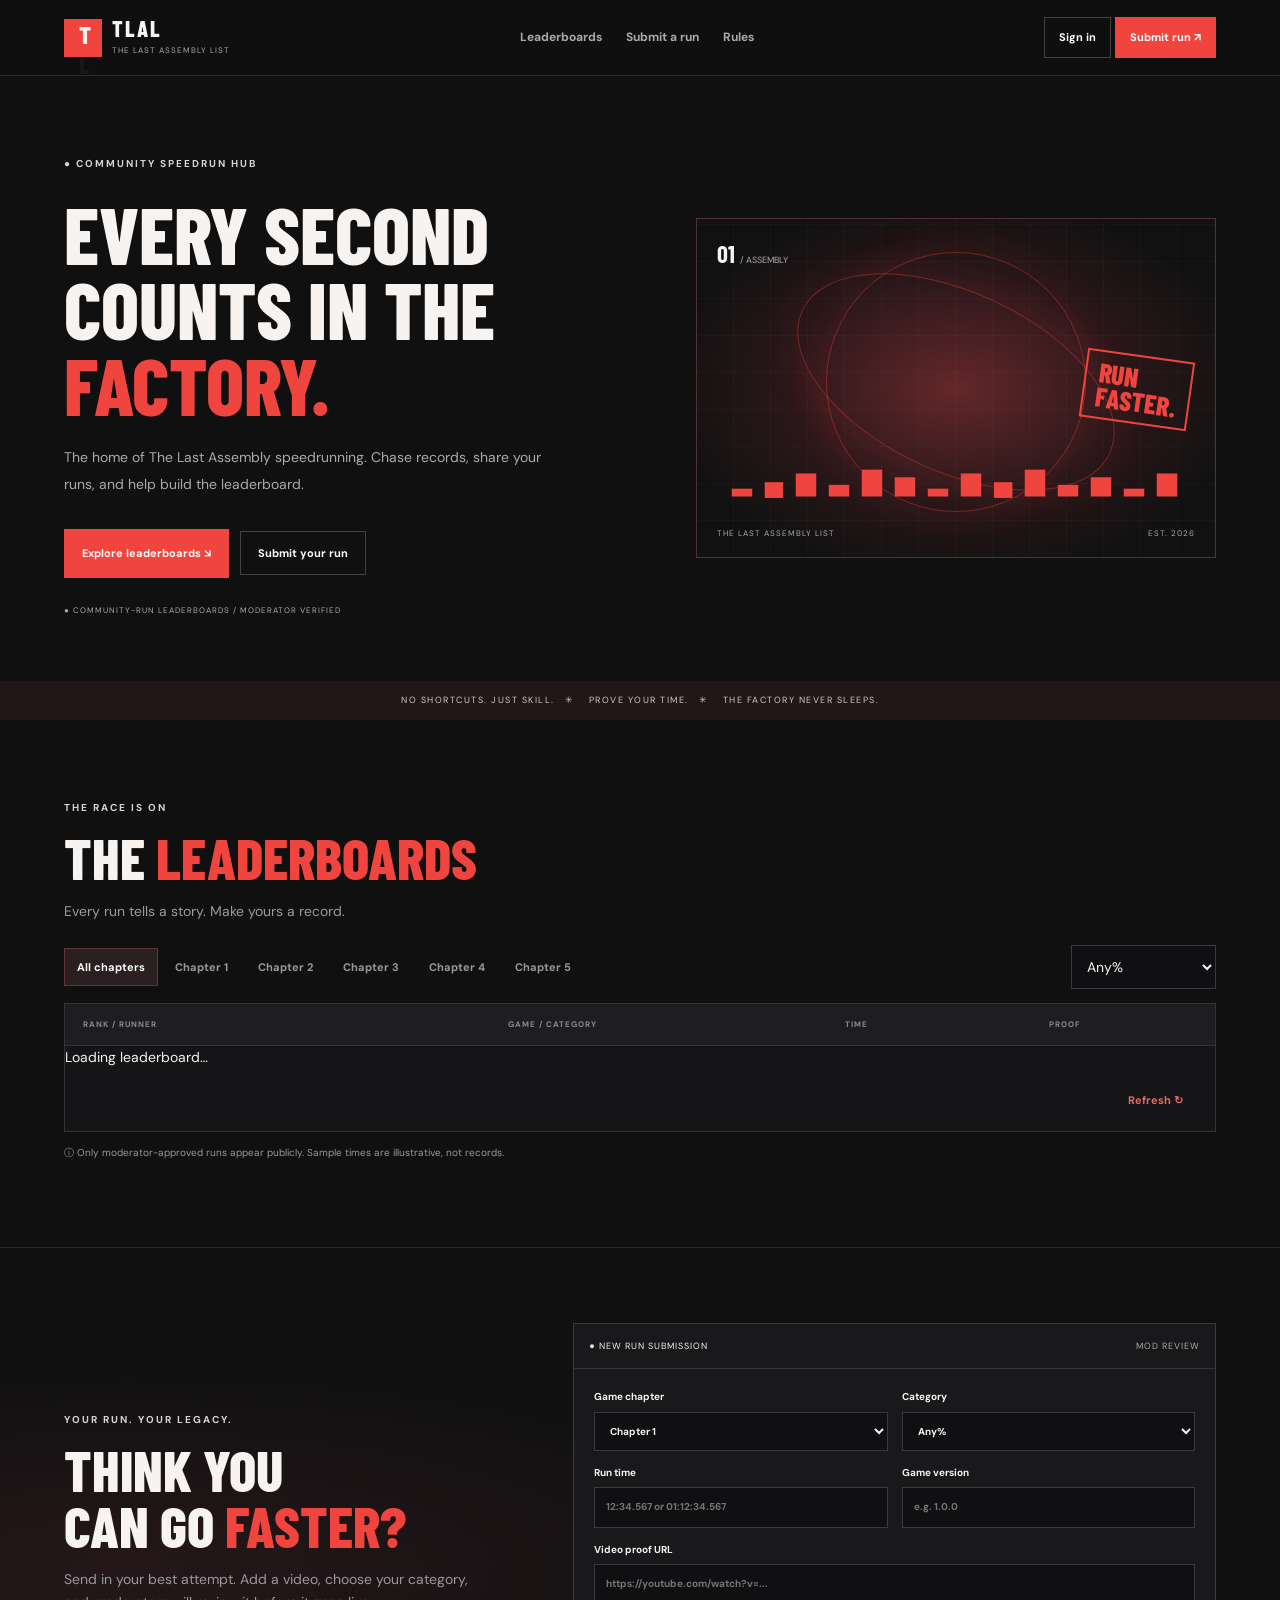
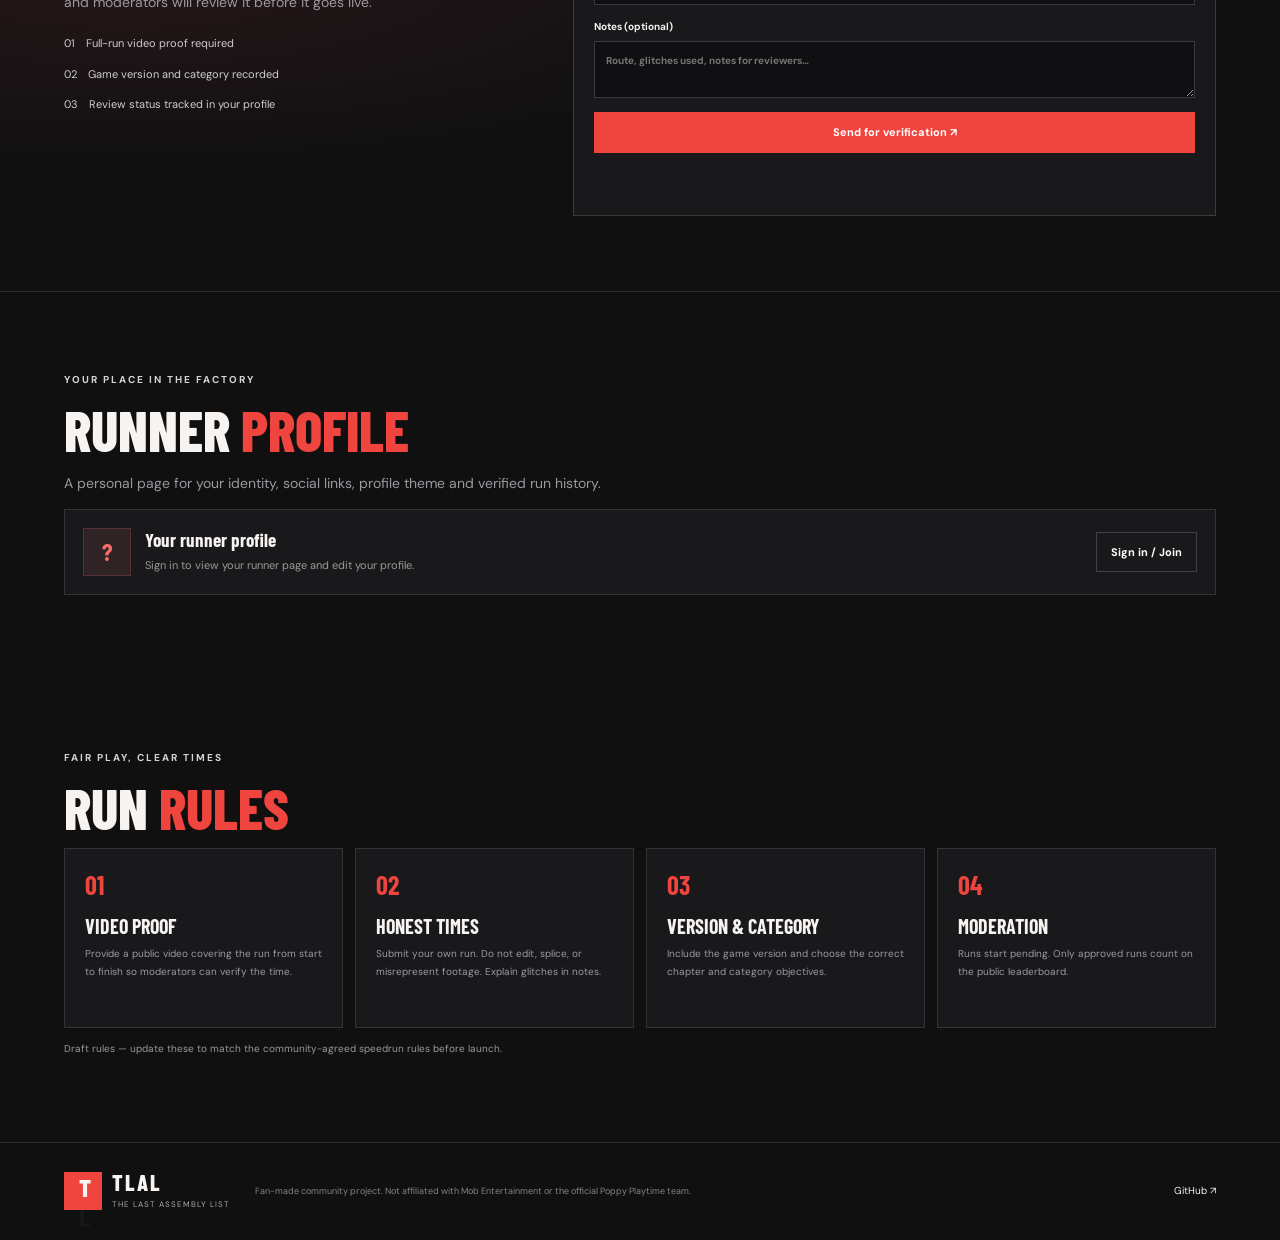
<file: index.html>
<!doctype html><html lang="en"><head><meta charset="utf-8"><meta name="viewport" content="width=device-width,initial-scale=1"><meta name="theme-color" content="#101011"><title>TLAL — The Last Assembly List</title><link rel="preconnect" href="https://fonts.googleapis.com"><link href="https://fonts.googleapis.com/css2?family=Barlow+Condensed:wght@600;700;800&family=DM+Sans:wght@400;500;700&display=swap" rel="stylesheet"><link rel="stylesheet" href="styles.css"></head><body><header><a class="brand" href="#home"><b class="mark">T<span>L</span></b><span><strong>TLAL</strong><small>THE LAST ASSEMBLY LIST</small></span></a><nav><a href="#leaderboards">Leaderboards</a><a href="submit.html">Submit a run</a><a href="rules.html">Rules</a><a id="staff-link" class="hidden" href="moderation.html">Staff console ↗</a></nav><div><button id="account">Sign in</button> <button class="red" id="go-submit">Submit run ↗</button><button id="menu">☰</button></div></header><main id="home"><section class="hero"><div><small class="eyebrow">● COMMUNITY SPEEDRUN HUB</small><h1>EVERY SECOND<br>COUNTS IN THE <em>FACTORY.</em></h1><p>The home of The Last Assembly speedrunning. Chase records, share your runs, and help build the leaderboard.</p><a class="red cta" href="#leaderboards">Explore leaderboards ↘</a> <a class="cta outline" href="submit.html">Submit your run</a><p class="micro">● COMMUNITY-RUN LEADERBOARDS / MODERATOR VERIFIED</p></div><div class="art"><div class="ring"></div><div class="ring second"></div><b>01 <small>/ ASSEMBLY</small></b><strong>RUN<br>FASTER.</strong><div class="bars">▂ ▄ ▆ ▃ ▇ ▅ ▂ ▆ ▄ ▇ ▃ ▅ ▂ ▆</div><small class="artfoot">THE LAST ASSEMBLY LIST <span>EST. 2026</span></small></div></section><div class="ticker">NO SHORTCUTS. JUST SKILL.　✳　 PROVE YOUR TIME.　✳　 THE FACTORY NEVER SLEEPS.</div><section class="section" id="leaderboards"><small class="eyebrow">THE RACE IS ON</small><h2>THE <em>LEADERBOARDS</em></h2><p class="muted">Every run tells a story. Make yours a record.</p><div class="filters"><div id="chapters"><button class="chapter-tab active" data-ch="all">All chapters</button><button class="chapter-tab" data-ch="chapter-1">Chapter 1</button><button class="chapter-tab" data-ch="chapter-2">Chapter 2</button><button class="chapter-tab" data-ch="chapter-3">Chapter 3</button><button class="chapter-tab" data-ch="chapter-4">Chapter 4</button><button class="chapter-tab" data-ch="chapter-5">Chapter 5</button></div><select id="category"><option value="any%">Any%</option><option value="100%">100%</option><option value="all">All categories</option></select></div><div class="board"><div class="boardhead"><span>RANK / RUNNER</span><span>GAME / CATEGORY</span><span>TIME</span><span>PROOF</span></div><div id="runs">Loading leaderboard…</div><div class="boardfoot"><span id="count"></span><button id="refresh">Refresh ↻</button></div></div><p class="hint">ⓘ Only moderator-approved runs appear publicly. Sample times are illustrative, not records.</p></section><section class="section submit-area" id="submit"><div><small class="eyebrow">YOUR RUN. YOUR LEGACY.</small><h2>THINK YOU<br>CAN GO <em>FASTER?</em></h2><p class="muted">Send in your best attempt. Add a video, choose your category, and moderators will review it before it goes live.</p><ul><li>01　Full-run video proof required</li><li>02　Game version and category recorded</li><li>03　Review status tracked in your profile</li></ul></div><div class="panel"><div class="paneltitle">● NEW RUN SUBMISSION <span>MOD REVIEW</span></div><form id="submit-form"><label>Game chapter<select id="run-chapter"><option value="chapter-1">Chapter 1</option><option value="chapter-2">Chapter 2</option><option value="chapter-3">Chapter 3</option><option value="chapter-4">Chapter 4</option><option value="chapter-5">Chapter 5</option></select></label><label>Category<select id="run-category"><option value="any%">Any%</option><option value="100%">100%</option></select></label><label>Run time<input id="time" required placeholder="12:34.567 or 01:12:34.567"></label><label>Game version<input id="version" required placeholder="e.g. 1.0.0" maxlength="40"></label><label class="wide">Video proof URL<input id="proof" type="url" required placeholder="https://youtube.com/watch?v=..."></label><label class="wide">Notes (optional)<textarea id="notes" rows="2" maxlength="1000" placeholder="Route, glitches used, notes for reviewers…"></textarea></label><button class="red wide" type="submit">Send for verification ↗</button><p id="submit-msg" class="wide" role="status"></p></form></div></section><section class="section" id="profile"><small class="eyebrow">YOUR PLACE IN THE FACTORY</small><h2>RUNNER <em>PROFILE</em></h2><p class="muted">A personal page for your identity, social links, profile theme and verified run history.</p><div id="profile-card" class="profile"><b class="avatar">?</b><div class="profiletext"><strong>Your runner profile</strong><p>Sign in to view your runner page and edit your profile.</p></div><button id="profile-login" class="outline">Sign in / Join</button></div><a id="open-profile-page" class="red cta hidden" href="profile.html">Open my profile ↗</a></section><section class="section" id="rules"><small class="eyebrow">FAIR PLAY, CLEAR TIMES</small><h2>RUN <em>RULES</em></h2><div class="rules"><article><b>01</b><h3>VIDEO PROOF</h3><p>Provide a public video covering the run from start to finish so moderators can verify the time.</p></article><article><b>02</b><h3>HONEST TIMES</h3><p>Submit your own run. Do not edit, splice, or misrepresent footage. Explain glitches in notes.</p></article><article><b>03</b><h3>VERSION & CATEGORY</h3><p>Include the game version and choose the correct chapter and category objectives.</p></article><article><b>04</b><h3>MODERATION</h3><p>Runs start pending. Only approved runs count on the public leaderboard.</p></article></div><p class="hint">Draft rules — update these to match the community-agreed speedrun rules before launch.</p></section><section class="section hidden" id="moderation"><small class="eyebrow">STAFF ACCESS</small><h2>MODERATION <em>TOOLS</em></h2><p class="muted">Your staff controls now live in a dedicated console, separate from the public leaderboard.</p><a class="red cta" href="moderation.html">Open staff console ↗</a></section><footer><a class="brand" href="#home"><b class="mark">T<span>L</span></b><span><strong>TLAL</strong><small>THE LAST ASSEMBLY LIST</small></span></a><p>Fan-made community project. Not affiliated with Mob Entertainment or the official Poppy Playtime team.</p><a href="https://github.com/AzureMC-projects/TLAL">GitHub ↗</a></footer></main><dialog id="auth"><button id="close-auth" class="close">×</button><small class="eyebrow">JOIN THE LEADERBOARD</small><h2 id="auth-title">WELCOME BACK.</h2><p id="auth-sub">Sign in to manage your runs.</p><form id="auth-form"><label>Email<input id="email" type="email" required autocomplete="email"></label><label id="runner-label" class="hidden">Runner name<input id="runner" maxlength="24" autocomplete="nickname"></label><label>Password<input id="password" type="password" required minlength="8" autocomplete="current-password"></label><button id="auth-submit" class="red" type="submit">Sign in</button><p id="auth-msg" role="status"></p></form><button id="switch-auth" class="textbtn">Need an account? Sign up</button><p class="hint">Passwords are handled by Supabase Auth, never stored by TLAL. Accounts require the site owner to connect Supabase.</p></dialog><div id="toast" role="status"></div><script type="module" src="app.js"></script></body></html>
</file>
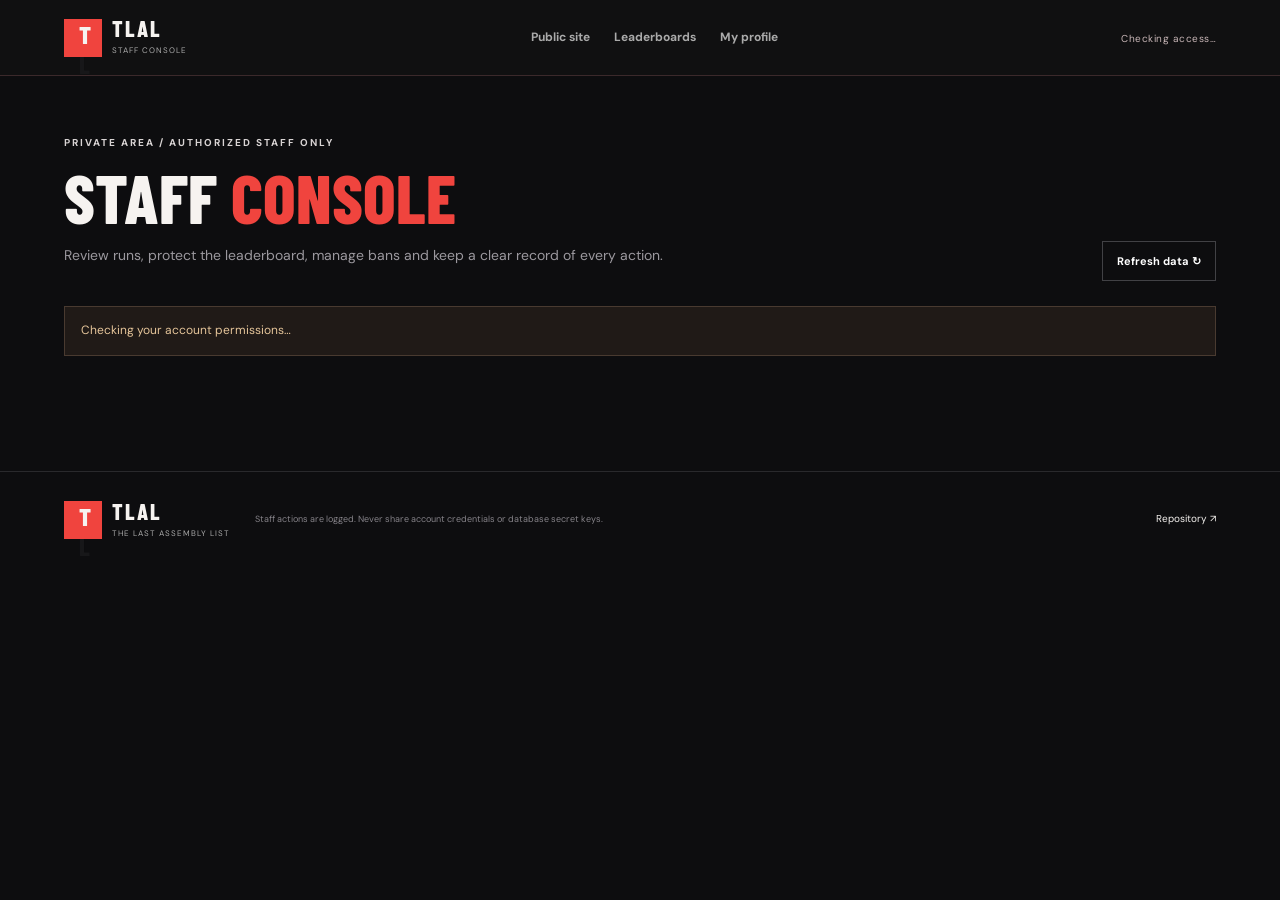
<file: moderation.html>
<!doctype html>
<html lang="en"><head><meta charset="utf-8"><meta name="viewport" content="width=device-width,initial-scale=1"><meta name="theme-color" content="#101011"><title>Staff Console — TLAL</title><link rel="preconnect" href="https://fonts.googleapis.com"><link href="https://fonts.googleapis.com/css2?family=Barlow+Condensed:wght@600;700;800&family=DM+Sans:wght@400;500;700&display=swap" rel="stylesheet"><link rel="stylesheet" href="styles.css"></head>
<body class="staff-page"><header><a class="brand" href="index.html"><b class="mark">T<span>L</span></b><span><strong>TLAL</strong><small>STAFF CONSOLE</small></span></a><nav><a href="index.html">Public site</a><a href="index.html#leaderboards">Leaderboards</a><a href="index.html#profile">My profile</a></nav><div><span id="staff-identity" class="staff-identity">Checking access…</span> <button id="staff-signout" class="outline hidden">Sign out</button></div></header>
<main class="staff-main"><div class="staff-heading"><div><small class="eyebrow">PRIVATE AREA / AUTHORIZED STAFF ONLY</small><h1>STAFF <em>CONSOLE</em></h1><p class="muted">Review runs, protect the leaderboard, manage bans and keep a clear record of every action.</p></div><button id="staff-refresh" class="outline">Refresh data ↻</button></div>
<div id="staff-notice" class="staff-notice" role="status">Checking your account permissions…</div>
<div id="staff-workspace" class="hidden">
<div class="staff-stats"><article><small>PENDING REVIEW</small><strong id="stat-pending">—</strong><span>Runs awaiting a decision</span></article><article><small>APPROVED RUNS</small><strong id="stat-approved">—</strong><span>Currently on the board</span></article><article><small>ACTIVE BANS</small><strong id="stat-bans">—</strong><span>Permanent and unexpired bans</span></article><article><small>REGISTERED RUNNERS</small><strong id="stat-users">—</strong><span>Community accounts</span></article></div>
<div class="staff-tabs" role="tablist"><button class="active" data-tab="review">Run review</button><button data-tab="runs">All runs / takedowns</button><button data-tab="users">Users & bans</button><button data-tab="audit">Audit log</button><button id="admin-tab" data-tab="roles" class="hidden">Staff roles</button></div>
<section class="staff-panel" id="tab-review"><div class="staff-panel-head"><div><small class="eyebrow">INCOMING SUBMISSIONS</small><h2>REVIEW <em>QUEUE</em></h2></div><span class="staff-count" id="pending-count">0 pending</span></div><div id="pending-runs" class="staff-list">Loading queue…</div></section>
<section class="staff-panel hidden" id="tab-runs"><div class="staff-panel-head"><div><small class="eyebrow">PUBLICATION CONTROL</small><h2>ALL <em>RUNS</em></h2></div><select id="run-status-filter" class="staff-select"><option value="all">All statuses</option><option value="approved">Approved</option><option value="pending">Pending</option><option value="rejected">Rejected</option><option value="removed">Taken down</option></select></div><p class="muted">Taking a run down removes it from public rankings without deleting its evidence or history. Every status change is logged.</p><div id="all-runs" class="staff-list">Loading runs…</div></section>
<section class="staff-panel hidden" id="tab-users"><div class="staff-panel-head"><div><small class="eyebrow">COMMUNITY SAFETY</small><h2>USERS & <em>BANS</em></h2></div><input id="user-search" class="staff-search" placeholder="Search runner name…" aria-label="Search users"></div><p class="muted">Bans block new run submissions at the database level. A ban can be permanent or expire after a number of days.</p><div id="users-list" class="staff-list">Loading users…</div></section>
<section class="staff-panel hidden" id="tab-audit"><div class="staff-panel-head"><div><small class="eyebrow">ACCOUNTABILITY</small><h2>ACTION <em>HISTORY</em></h2></div><span class="staff-count">Latest 100 events</span></div><div id="audit-list" class="staff-list">Loading audit log…</div></section>
<section class="staff-panel hidden" id="tab-roles"><div class="staff-panel-head"><div><small class="eyebrow">ADMIN ONLY</small><h2>STAFF <em>ACCESS</em></h2></div></div><p class="muted">Only admins can grant or revoke moderator/admin access. Keep this list limited to people you trust.</p><div id="roles-list" class="staff-list">Loading staff…</div></section>
</div></main><footer><a class="brand" href="index.html"><b class="mark">T<span>L</span></b><span><strong>TLAL</strong><small>THE LAST ASSEMBLY LIST</small></span></a><p>Staff actions are logged. Never share account credentials or database secret keys.</p><a href="https://github.com/AzureMC-projects/TLAL">Repository ↗</a></footer><dialog id="review-dialog" class="review-dialog"><form id="review-form"><div class="review-dialog-kicker">STAFF DECISION / RUN REVIEW</div><h2 id="review-dialog-title">REVIEW <em>RUN</em></h2><p id="review-dialog-context">Check the proof and record your decision.</p><label id="review-note-label" for="review-note">Review note<textarea id="review-note" rows="4" maxlength="1000" placeholder="Explain the decision clearly for the runner…"></textarea><small id="review-note-help">A clear reason helps runners understand the outcome.</small></label><div class="review-dialog-actions"><button type="button" id="review-cancel" class="outline">Cancel</button><button type="submit" id="review-confirm" class="red">Confirm decision</button></div></form></dialog><div id="toast" role="status"></div><script type="module" src="moderation.js"></script></body></html>
</file>
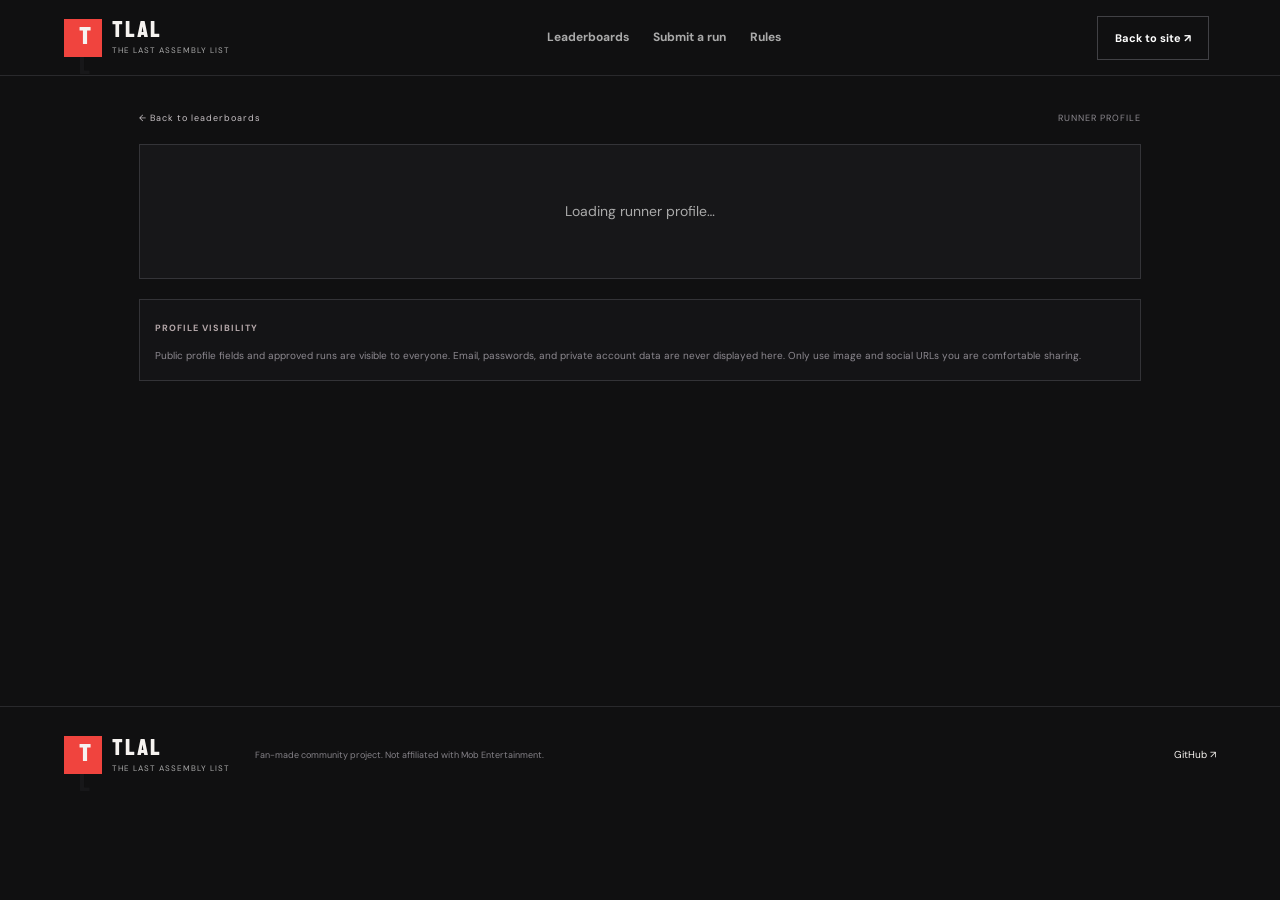
<file: profile.html>
<!doctype html><html lang="en"><head><meta charset="utf-8"><meta name="viewport" content="width=device-width,initial-scale=1"><meta name="theme-color" content="#101011"><title>Runner Profile — TLAL</title><link rel="preconnect" href="https://fonts.googleapis.com"><link href="https://fonts.googleapis.com/css2?family=Barlow+Condensed:wght@600;700;800&family=DM+Sans:wght@400;500;700&display=swap" rel="stylesheet"><link rel="stylesheet" href="styles.css"></head><body class="runner-profile-page"><header><a class="brand" href="index.html"><b class="mark">T<span>L</span></b><span><strong>TLAL</strong><small>THE LAST ASSEMBLY LIST</small></span></a><nav><a href="index.html#leaderboards">Leaderboards</a><a href="submit.html">Submit a run</a><a href="rules.html">Rules</a></nav><div><a class="outline cta" href="index.html">Back to site ↗</a></div></header><main class="runner-profile-main"><div class="profile-topline"><a href="index.html#leaderboards">← Back to leaderboards</a><span id="profile-page-status">RUNNER PROFILE</span></div><div id="public-profile"><div class="profile-loading">Loading runner profile…</div></div><section id="profile-edit-section" class="profile-edit-section hidden"><div class="profile-edit-heading"><div><small class="eyebrow">MAKE IT YOURS</small><h2>EDIT YOUR <em>PROFILE</em></h2><p class="muted">Control how the community sees you. Your runner name remains your unique handle.</p></div><button id="profile-preview-toggle" class="outline">Preview profile</button></div><form id="profile-page-form" class="profile-custom-form"><div class="custom-form-title">IDENTITY & BIO</div><div class="custom-grid"><label>Runner handle<input id="pf-runner" required minlength="2" maxlength="24" pattern="[a-zA-Z0-9_ -]+"></label><label>Display name<input id="pf-display" maxlength="40" placeholder="Your public display name"></label><label class="span-two">About you<textarea id="pf-bio" maxlength="280" rows="3" placeholder="Your play style, goals, favourite chapter…"></textarea><small>Up to 280 characters</small></label><label>Country / region<input id="pf-country" maxlength="60" placeholder="United Kingdom"></label><label>Pronouns (optional)<input id="pf-pronouns" maxlength="32" placeholder="e.g. they/them"></label><label>Avatar image URL<input id="pf-avatar" type="url" placeholder="https://…"></label><label>Profile banner URL<input id="pf-banner" type="url" placeholder="https://… (wide image works best)"></label><label>Twitch URL<input id="pf-twitch" type="url" placeholder="https://twitch.tv/…"></label><label>YouTube URL<input id="pf-youtube" type="url" placeholder="https://youtube.com/@…"></label><label>Discord invite / profile URL<input id="pf-discord" type="url" placeholder="https://discord.gg/…"></label><label>Accent colour<select id="pf-theme"><option value="red">Assembly red</option><option value="blue">Cold steel blue</option><option value="purple">Signal purple</option><option value="green">Toxic green</option><option value="gold">Warning gold</option></select></label></div><div class="custom-form-footer"><p id="profile-page-msg" role="status"></p><button class="red" type="submit">Save profile ↗</button></div></form></section><section class="profile-privacy-note"><strong>PROFILE VISIBILITY</strong><p>Public profile fields and approved runs are visible to everyone. Email, passwords, and private account data are never displayed here. Only use image and social URLs you are comfortable sharing.</p></section></main><footer><a class="brand" href="index.html"><b class="mark">T<span>L</span></b><span><strong>TLAL</strong><small>THE LAST ASSEMBLY LIST</small></span></a><p>Fan-made community project. Not affiliated with Mob Entertainment.</p><a href="https://github.com/AzureMC-projects/TLAL">GitHub ↗</a></footer><div id="toast" role="status"></div><script type="module" src="profile.js"></script></body></html>
</file>
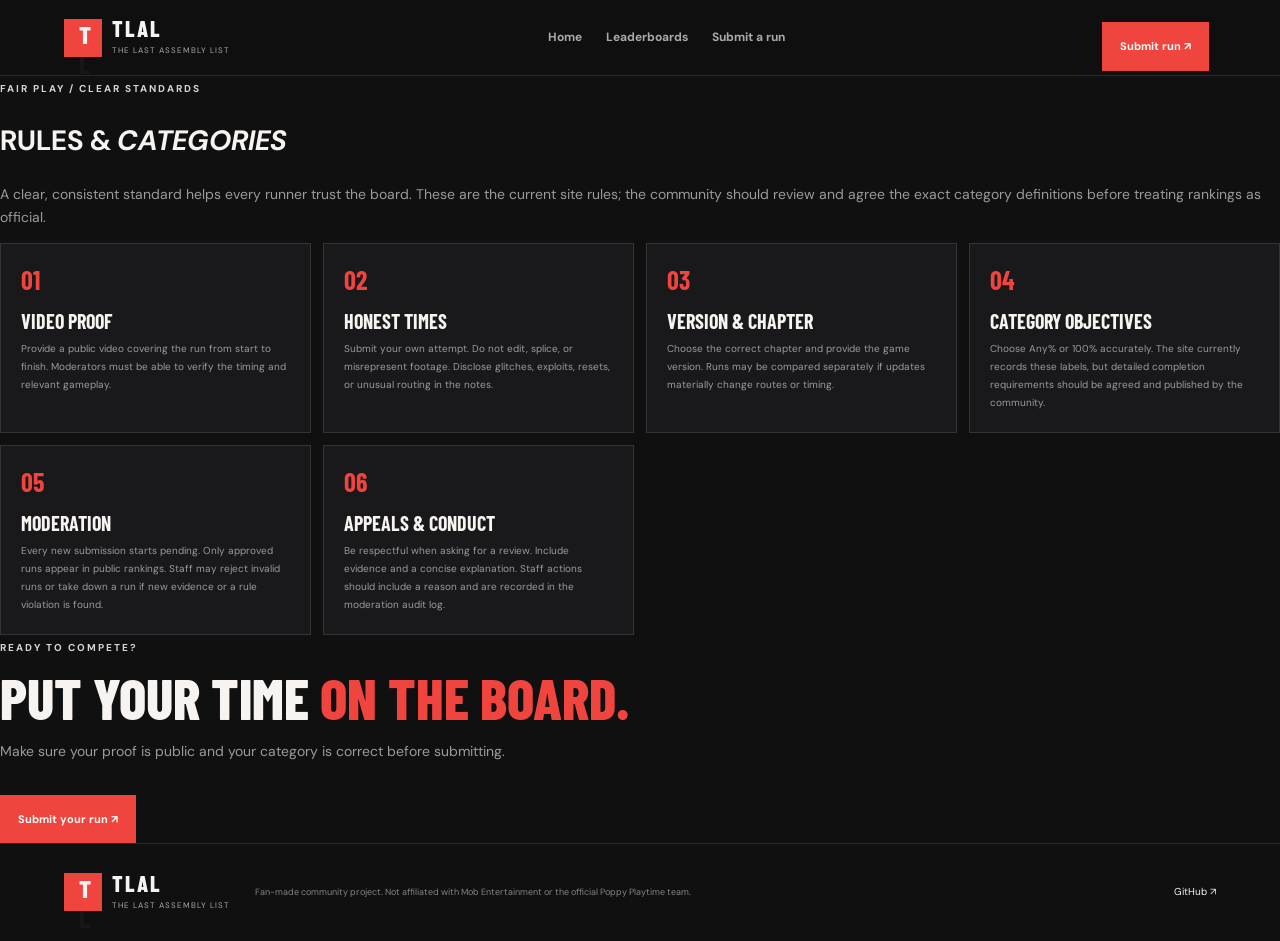
<file: rules.html>
<!doctype html><html lang="en"><head><meta charset="utf-8"><meta name="viewport" content="width=device-width,initial-scale=1"><meta name="theme-color" content="#101011"><title>Rules & Categories — TLAL</title><link rel="preconnect" href="https://fonts.googleapis.com"><link href="https://fonts.googleapis.com/css2?family=Barlow+Condensed:wght@600;700;800&family=DM+Sans:wght@400;500;700&display=swap" rel="stylesheet"><link rel="stylesheet" href="styles.css"></head><body><header><a class="brand" href="index.html"><b class="mark">T<span>L</span></b><span><strong>TLAL</strong><small>THE LAST ASSEMBLY LIST</small></span></a><nav><a href="index.html">Home</a><a href="index.html#leaderboards">Leaderboards</a><a href="submit.html">Submit a run</a></nav><div><a class="red cta" href="submit.html">Submit run ↗</a></div></header><main class="simple-main"><small class="eyebrow">FAIR PLAY / CLEAR STANDARDS</small><h1>RULES & <em>CATEGORIES</em></h1><p class="muted simple-intro">A clear, consistent standard helps every runner trust the board. These are the current site rules; the community should review and agree the exact category definitions before treating rankings as official.</p><div class="rules simple-rules"><article><b>01</b><h3>VIDEO PROOF</h3><p>Provide a public video covering the run from start to finish. Moderators must be able to verify the timing and relevant gameplay.</p></article><article><b>02</b><h3>HONEST TIMES</h3><p>Submit your own attempt. Do not edit, splice, or misrepresent footage. Disclose glitches, exploits, resets, or unusual routing in the notes.</p></article><article><b>03</b><h3>VERSION & CHAPTER</h3><p>Choose the correct chapter and provide the game version. Runs may be compared separately if updates materially change routes or timing.</p></article><article><b>04</b><h3>CATEGORY OBJECTIVES</h3><p>Choose Any% or 100% accurately. The site currently records these labels, but detailed completion requirements should be agreed and published by the community.</p></article><article><b>05</b><h3>MODERATION</h3><p>Every new submission starts pending. Only approved runs appear in public rankings. Staff may reject invalid runs or take down a run if new evidence or a rule violation is found.</p></article><article><b>06</b><h3>APPEALS & CONDUCT</h3><p>Be respectful when asking for a review. Include evidence and a concise explanation. Staff actions should include a reason and are recorded in the moderation audit log.</p></article></div><div class="simple-callout"><div><small class="eyebrow">READY TO COMPETE?</small><h2>PUT YOUR TIME <em>ON THE BOARD.</em></h2><p class="muted">Make sure your proof is public and your category is correct before submitting.</p></div><a class="red cta" href="submit.html">Submit your run ↗</a></div></main><footer><a class="brand" href="index.html"><b class="mark">T<span>L</span></b><span><strong>TLAL</strong><small>THE LAST ASSEMBLY LIST</small></span></a><p>Fan-made community project. Not affiliated with Mob Entertainment or the official Poppy Playtime team.</p><a href="https://github.com/AzureMC-projects/TLAL">GitHub ↗</a></footer></body></html>
</file>
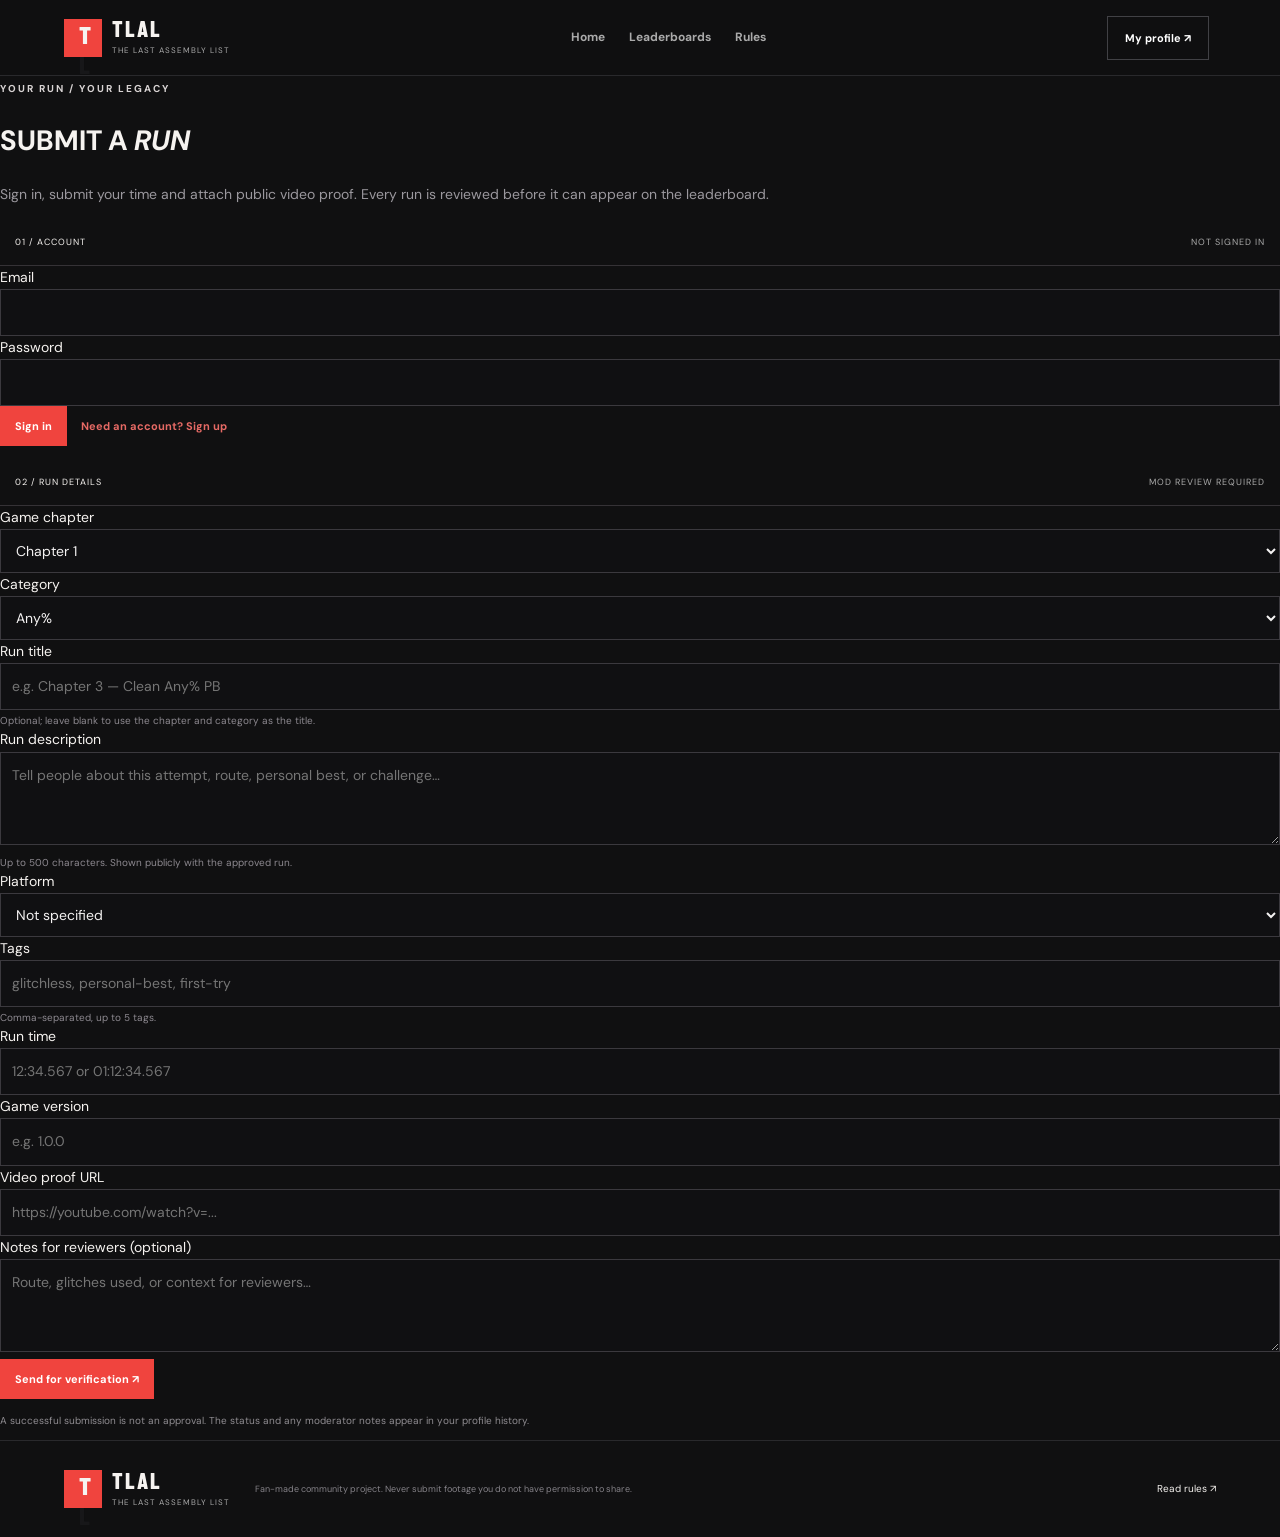
<file: submit.html>
<!doctype html><html lang="en"><head><meta charset="utf-8"><meta name="viewport" content="width=device-width,initial-scale=1"><meta name="theme-color" content="#101011"><title>Submit a Run — TLAL</title><link rel="preconnect" href="https://fonts.googleapis.com"><link href="https://fonts.googleapis.com/css2?family=Barlow+Condensed:wght@600;700;800&family=DM+Sans:wght@400;500;700&display=swap" rel="stylesheet"><link rel="stylesheet" href="styles.css"></head><body><header><a class="brand" href="index.html"><b class="mark">T<span>L</span></b><span><strong>TLAL</strong><small>THE LAST ASSEMBLY LIST</small></span></a><nav><a href="index.html">Home</a><a href="index.html#leaderboards">Leaderboards</a><a href="rules.html">Rules</a></nav><div><a class="outline cta" href="index.html#profile">My profile ↗</a></div></header><main class="simple-main"><small class="eyebrow">YOUR RUN / YOUR LEGACY</small><h1>SUBMIT A <em>RUN</em></h1><p class="muted simple-intro">Sign in, submit your time and attach public video proof. Every run is reviewed before it can appear on the leaderboard.</p><div class="submit-layout"><section class="simple-card"><div class="paneltitle">01 / ACCOUNT <span id="auth-state">NOT SIGNED IN</span></div><div class="simple-card-body"><div id="signed-in" class="hidden"><p id="signed-in-text"></p><button id="signout" class="outline">Sign out</button></div><form id="auth-form" class="simple-form"><label>Email<input id="email" type="email" required autocomplete="email"></label><label id="runner-label" class="hidden">Runner name<input id="runner" minlength="2" maxlength="24" pattern="[a-zA-Z0-9_ -]+" autocomplete="nickname"></label><label>Password<input id="password" type="password" required minlength="8" autocomplete="current-password"></label><button id="auth-submit" class="red" type="submit">Sign in</button><button id="auth-toggle" class="textbtn" type="button">Need an account? Sign up</button><p id="auth-msg" class="form-message" role="status"></p></form></div></section><section class="simple-card"><div class="paneltitle">02 / RUN DETAILS <span>MOD REVIEW REQUIRED</span></div><div class="simple-card-body"><form id="submit-form" class="simple-form"><label>Game chapter<select id="run-chapter"><option value="chapter-1">Chapter 1</option><option value="chapter-2">Chapter 2</option><option value="chapter-3">Chapter 3</option><option value="chapter-4">Chapter 4</option><option value="chapter-5">Chapter 5</option></select></label><label>Category<select id="run-category"><option value="any%">Any%</option><option value="100%">100%</option></select></label><label class="wide">Run title<input id="run-title" maxlength="80" placeholder="e.g. Chapter 3 — Clean Any% PB"><small class="field-help">Optional; leave blank to use the chapter and category as the title.</small></label><label class="wide">Run description<textarea id="run-description" rows="3" maxlength="500" placeholder="Tell people about this attempt, route, personal best, or challenge…"></textarea><small class="field-help">Up to 500 characters. Shown publicly with the approved run.</small></label><label>Platform<select id="run-platform"><option value="">Not specified</option><option>PC</option><option>PlayStation</option><option>Xbox</option><option>Other</option></select></label><label>Tags<input id="run-tags" maxlength="160" placeholder="glitchless, personal-best, first-try"><small class="field-help">Comma-separated, up to 5 tags.</small></label><label>Run time<input id="time" required placeholder="12:34.567 or 01:12:34.567"></label><label>Game version<input id="version" required maxlength="40" placeholder="e.g. 1.0.0"></label><label class="wide">Video proof URL<input id="proof" type="url" required placeholder="https://youtube.com/watch?v=..."></label><label class="wide">Notes for reviewers (optional)<textarea id="notes" rows="3" maxlength="1000" placeholder="Route, glitches used, or context for reviewers…"></textarea></label><button class="red wide" type="submit">Send for verification ↗</button><p id="submit-msg" class="form-message wide" role="status"></p></form></div></section></div><p class="hint">A successful submission is not an approval. The status and any moderator notes appear in your profile history.</p></main><footer><a class="brand" href="index.html"><b class="mark">T<span>L</span></b><span><strong>TLAL</strong><small>THE LAST ASSEMBLY LIST</small></span></a><p>Fan-made community project. Never submit footage you do not have permission to share.</p><a href="rules.html">Read rules ↗</a></footer><div id="toast" role="status"></div><script type="module" src="submit.js"></script></body></html>
</file>
<file: styles.css>
:root{color-scheme:dark;--bg:#101011;--panel:#19191b;--line:#333337;--muted:#9b989e;--red:#f0443e;--head:"Barlow Condensed",Impact,sans-serif;--body:"DM Sans",Arial,sans-serif}*{box-sizing:border-box}html{scroll-behavior:smooth;scroll-padding-top:85px}body{margin:0;background:var(--bg);color:#f6f3f0;font:14px/1.65 var(--body)}button,input,select,textarea{font:inherit}button,a{cursor:pointer}a{color:inherit;text-decoration:none}header{height:76px;position:sticky;top:0;z-index:10;display:flex;align-items:center;justify-content:space-between;padding:0 5vw;background:#101011f2;border-bottom:1px solid #29292c;gap:22px}header>div{white-space:nowrap}#menu{display:none}.brand{display:flex;align-items:center;gap:10px}.mark{width:38px;height:38px;display:grid;place-items:center;background:var(--red);font:800 25px var(--head);letter-spacing:-3px}.mark span{color:#171719}.brand strong{font:800 22px var(--head);letter-spacing:2px;display:block;line-height:1}.brand small{display:block;font-size:8px;letter-spacing:1px;color:#aaa;margin-top:5px}nav{display:flex;gap:24px}nav a{color:#aaa;font-size:12px;font-weight:700}nav a:hover{color:white}button,.red,.outline{border:1px solid #414145;padding:10px 14px;background:transparent;color:white;font-size:11px;font-weight:700}.red{display:inline-block;background:var(--red);border-color:var(--red);color:white}.red:hover{background:#ff5b54}.outline:hover,button:hover{border-color:#888}.hero{max-width:1320px;margin:auto;display:grid;grid-template-columns:1.05fr .95fr;align-items:center;gap:5%;padding:75px 5vw 55px}.eyebrow{font-size:10px;letter-spacing:2px;font-weight:700;color:#d9d4d4}.hero h1{font:800 clamp(48px,6.2vw,82px)/.95 var(--head);margin:22px 0}.hero h1 em,h2 em{color:var(--red);font-style:normal}.hero p{color:#aaa;max-width:480px;line-height:1.9}.cta{margin:18px 7px 0 0;padding:14px 17px;font-size:11px}.micro{font-size:8px;color:#858188;letter-spacing:1px;margin-top:25px}.art{height:340px;position:relative;overflow:hidden;border:1px solid #513134;background:radial-gradient(ellipse,#64272a,#291719 48%,#111 80%);padding:20px}.art:before{content:"";position:absolute;inset:0;background:repeating-linear-gradient(0deg,transparent 0 36px,#ffffff0b 37px),repeating-linear-gradient(90deg,transparent 0 36px,#ffffff0b 37px)}.art>b{position:relative;font:700 24px var(--head)}.art b small{font:9px var(--body);color:#aaa}.art strong{position:absolute;right:24px;top:40%;border:2px solid var(--red);color:var(--red);padding:8px 12px;font:800 27px/.9 var(--head);transform:rotate(8deg)}.ring{position:absolute;left:50%;top:48%;width:260px;height:260px;border:1px solid #f0443e66;border-radius:50%;transform:translate(-50%,-50%);box-shadow:0 0 50px #f0443e18}.ring.second{width:340px;height:180px;transform:translate(-50%,-50%) rotate(25deg)}.bars{position:absolute;bottom:55px;left:20px;right:20px;text-align:center;color:var(--red);font-size:26px;letter-spacing:3px}.artfoot{position:absolute;bottom:17px;left:20px;right:20px;color:#aaa;font-size:8px;letter-spacing:1px}.artfoot span{float:right}.ticker{text-align:center;background:#211719;padding:12px;color:#d1c8c8;font-size:9px;letter-spacing:1.5px}.section{max-width:1320px;margin:auto;padding:75px 5vw}h2{font:800 clamp(38px,4.5vw,57px)/.98 var(--head);margin:12px 0}.muted,.section>p{color:var(--muted)}.filters{display:flex;align-items:center;justify-content:space-between;gap:12px;margin:22px 0 14px}#chapters{display:flex;gap:4px;flex-wrap:wrap}#chapters button{border-color:transparent;color:#999;padding:9px 12px}#chapters button.active{background:#2a2021;border-color:#603538;color:white}select,input,textarea{background:#101012;color:#f4f2f2;border:1px solid #3b393e;padding:11px;width:100%;min-width:0;outline:none}select:focus,input:focus,textarea:focus{border-color:#bd4945}#category{width:auto;min-width:145px}.board{border:1px solid #333337;background:#151517}.boardhead,.row{display:grid;grid-template-columns:1.4fr 1.1fr .65fr .5fr;gap:12px;align-items:center;padding:14px 18px}.boardhead{background:#1e1e20;border-bottom:1px solid #343438;color:#8d8b90;font-size:8px;letter-spacing:1px;font-weight:700}.row{min-height:72px;border-bottom:1px solid #2d2d30}.runner{display:flex;align-items:center;gap:10px;min-width:0}.rank{font:700 18px var(--head);color:#888;width:20px}.rank.first{color:#f0c878}.avatar{width:34px;height:34px;display:grid;place-items:center;background:#302326;color:#f56c68;border:1px solid #573135;font:700 17px var(--head);flex-shrink:0}.runnername{font-size:11px;font-weight:700;overflow:hidden;text-overflow:ellipsis}.runnername small{display:block;color:#888;font-size:9px}.game strong{display:block;font-size:11px}.game small{display:block;color:#8d8a90;font-size:9px}.time{font:700 18px var(--head)}.proof{border:1px solid #38383c;padding:7px 9px;font-size:10px;width:max-content}.boardfoot{display:flex;justify-content:space-between;padding:12px 18px;color:#888;font-size:10px}.boardfoot button,.textbtn{background:none;border:0;color:#e66a65}.hint{color:#8f8c91;font-size:10px;margin-top:13px}.submit-area{display:grid;grid-template-columns:.8fr 1.2fr;gap:7%;align-items:center;border-block:1px solid #29292c;background:radial-gradient(ellipse at 10% 50%,#251719,transparent 45%)}.submit-area ul{list-style:none;padding:0;color:#d0cdd0;font-size:11px;line-height:2.8}.panel{background:#19191b;border:1px solid #40383a}.paneltitle{padding:15px;border-bottom:1px solid #353236;font-size:9px;letter-spacing:1px}.paneltitle span{float:right;color:#aaa}.panel form,dialog form{padding:20px;display:grid;grid-template-columns:1fr 1fr;gap:14px}.panel label,dialog label{display:flex;flex-direction:column;gap:6px;font-size:10px;font-weight:700}.wide{grid-column:1/-1}.profile{display:flex;align-items:center;gap:14px;padding:18px;border:1px solid #343438;background:#19191b}.profile .avatar{width:48px;height:48px;font-size:24px}.profiletext{flex:1}.profiletext strong{font:700 19px var(--head)}.profiletext p{margin:2px 0;color:#999;font-size:11px}.rules{display:grid;grid-template-columns:repeat(4,1fr);gap:12px}.rules article{border:1px solid #343438;background:#19191b;padding:20px;min-height:180px}.rules article>b{font:700 26px var(--head);color:var(--red)}.rules h3{font:700 20px var(--head);margin:12px 0 7px}.rules p{font-size:10px;color:#9c999e;line-height:1.8;margin:0}footer{border-top:1px solid #29292c;display:flex;align-items:center;gap:25px;padding:28px 5vw;max-width:1320px;margin:auto}footer p{flex:1;font-size:9px;color:#858288}footer>a:last-child{font-size:10px}dialog{width:min(440px,calc(100% - 28px));background:#19191b;color:white;border:1px solid #484044;padding:30px;position:relative}dialog::backdrop{background:#050505d9;backdrop-filter:blur(5px)}dialog h2{font:800 38px var(--head);margin:12px 0}dialog>p{font-size:11px;color:#aaa}dialog form{display:grid;grid-template-columns:1fr;gap:13px;padding:0;margin-top:20px}dialog .close{position:absolute;right:10px;top:8px;border:0;background:none;font-size:25px}#toast{position:fixed;bottom:20px;right:20px;z-index:20;background:#292326;border:1px solid #603538;padding:13px 18px;max-width:380px;opacity:0;pointer-events:none;transition:.2s;font-size:11px}#toast.show{opacity:1}.hidden{display:none!important}.config-banner{padding:10px 5vw;background:#291d1e;border-bottom:1px solid #563336;color:#d5baba;font-size:10px}.config-banner b{color:#ff7770;letter-spacing:1px}.config-banner a{color:white;text-decoration:underline;margin-left:8px}.historyrow,.queueitem{padding:14px;border-bottom:1px solid var(--line);font-size:11px}.historyrow span,.historyrow em{margin-left:12px;color:#bbb}.queueitem input{margin:8px 0}.queueitem button{margin-right:5px}@media(max-width:850px){.hero{padding:55px 24px;grid-template-columns:1fr .8fr}.hero h1{font-size:58px}.section{padding:60px 24px}.rules{grid-template-columns:repeat(2,1fr)}}@media(max-width:650px){header{height:66px;padding:0 15px}nav{display:none;position:absolute;top:65px;left:0;right:0;background:#19191b;padding:16px;flex-direction:column;align-items:flex-start}nav.open{display:flex}header>div{margin-left:auto}#go-submit{display:none}#menu{display:inline-block}.hero{grid-template-columns:1fr;padding:48px 18px 35px;gap:30px}.hero h1{font-size:clamp(48px,13vw,70px)}.art{height:260px}.section{padding:52px 18px}.filters{align-items:stretch;flex-direction:column}#category{width:100%}.boardhead{display:none}.row{grid-template-columns:1fr auto;padding:13px;gap:7px}.runner{grid-column:1;grid-row:1}.game{grid-column:1;grid-row:2;padding-left:30px}.time{grid-column:2;grid-row:1;text-align:right}.proof{grid-column:2;grid-row:2}.submit-area{grid-template-columns:1fr;gap:25px}.panel form{padding:14px;gap:10px}.rules{grid-template-columns:1fr 1fr}.rules article{padding:14px;min-height:185px}.profile{flex-wrap:wrap}.profiletext{min-width:60%}.profile>button{width:100%}footer{padding:24px 18px;flex-wrap:wrap;gap:12px}footer p{flex-basis:100%;order:2;margin:0}}@media(max-width:390px){.panel form{grid-template-columns:1fr}.panel form>*{grid-column:1}.rules{grid-template-columns:1fr}.rules article{min-height:0}.hero .cta{display:block;text-align:center}}
/* Runner profiles and profile editor */
#profile-editor{margin-top:16px}.profile-links{display:flex;gap:10px;flex-wrap:wrap;margin-top:8px}.profile-links a{font-size:10px;color:#ff827c;text-decoration:underline}.profile-bio{color:#c4c0c4;font-size:12px;max-width:760px}.profile-meta{font-size:10px;color:#999}.profile-avatar-img{width:48px;height:48px;object-fit:cover;border:1px solid #573135;background:#302326}.runner-link{display:inline-flex;align-items:center;gap:8px;border:0;background:none;padding:0;text-align:left;color:inherit}.runner-link:hover .runnername{color:#ff827c}.demo-tag{display:inline-block;margin-left:8px;padding:2px 6px;border:1px solid #6d4c31;color:#e8bd83;font-size:8px;letter-spacing:1px}

.moderator-tag{display:inline-block;vertical-align:middle;margin-left:8px;padding:2px 7px;border:1px solid #f0443e;background:#3a191b;color:#ff8b85;font:700 9px/1.5 var(--body);letter-spacing:1px;text-transform:uppercase}.profiletext>.moderator-tag{margin-left:9px}

/* Dedicated staff console */
.staff-page{background:#0d0d0f}.staff-page header{border-bottom-color:#3b292b}.staff-main{max-width:1320px;margin:auto;padding:54px 5vw 90px}.staff-heading{display:flex;justify-content:space-between;align-items:flex-end;gap:20px;margin-bottom:25px}.staff-heading h1{font:800 clamp(42px,6vw,68px)/.95 var(--head);margin:12px 0}.staff-heading h1 em,.staff-panel h2 em{font-style:normal;color:var(--red)}.staff-heading p{max-width:700px}.staff-identity{font-size:10px;color:#c8b6b7;letter-spacing:.5px}.staff-notice{padding:14px 16px;border:1px solid #493a30;background:#201a17;color:#e5c59a;margin:18px 0 25px;font-size:12px}.staff-notice.success{border-color:#28513f;background:#14221c;color:#a8e0bd}.staff-notice.error{border-color:#663235;background:#261719;color:#ffb5b2}.staff-stats{display:grid;grid-template-columns:repeat(4,minmax(0,1fr));gap:12px;margin:22px 0 26px}.staff-stats article{border:1px solid #323236;background:linear-gradient(145deg,#1b1b1e,#131315);padding:18px}.staff-stats small{display:block;font-size:9px;letter-spacing:1.2px;color:#aaa}.staff-stats strong{display:block;font:800 38px/.95 var(--head);margin:12px 0 8px}.staff-stats span{font-size:10px;color:#8d8a90}.staff-tabs{display:flex;gap:5px;flex-wrap:wrap;border-bottom:1px solid #37373b;margin-bottom:20px}.staff-tabs button{border-color:transparent;color:#a6a2a8;padding:12px 15px}.staff-tabs button.active{border:1px solid #583034;border-bottom-color:var(--red);background:#211719;color:#fff}.staff-panel{border:1px solid #343438;background:#151517;padding:22px;margin-bottom:20px}.staff-panel-head{display:flex;align-items:flex-end;justify-content:space-between;gap:18px;margin-bottom:18px}.staff-panel h2{font:800 clamp(30px,4vw,43px)/.95 var(--head);margin:8px 0}.staff-count{font-size:10px;color:#c4a0a2;border:1px solid #493236;padding:7px 10px;white-space:nowrap}.staff-select,.staff-search,.role-select{width:auto;min-width:170px;font-size:11px}.staff-search{min-width:220px}.staff-list{display:grid;gap:10px}.staff-item{display:flex;justify-content:space-between;align-items:center;gap:20px;border:1px solid #303034;background:#19191b;padding:17px}.staff-item-main{min-width:0;flex:1}.staff-item-title{display:flex;align-items:center;gap:8px;flex-wrap:wrap}.staff-item-title strong{font-size:13px}.staff-item p{margin:7px 0;color:#bbb;font-size:11px;overflow-wrap:anywhere}.staff-muted,.staff-item-meta{color:#858188!important;font-size:10px!important}.staff-item-meta{margin:8px 0}.staff-actions{display:flex;gap:7px;align-items:center;justify-content:flex-end;flex-wrap:wrap;flex-shrink:0}.staff-btn{font-size:10px;padding:9px 12px;border:1px solid #45454a;background:#202023}.staff-btn.primary{background:#f0443e;border-color:#f0443e}.staff-btn.danger{color:#ff8c87;border-color:#744044}.staff-btn:disabled{opacity:.5;cursor:wait}.status-pill,.role-pill{font-size:8px;text-transform:uppercase;letter-spacing:.7px;padding:3px 7px;border:1px solid #444;background:#202023;color:#ccc}.status-approved,.role-admin{border-color:#315c45;color:#9cdeb4;background:#17251d}.status-pending{border-color:#70592d;color:#e8c983;background:#292316}.status-rejected,.status-removed{border-color:#6c3437;color:#ffaaa6;background:#2b191b}.role-moderator{border-color:#713d42;color:#ffaaa6;background:#2b191b}.role-runner{border-color:#444;color:#aaa}.staff-empty{padding:26px;border:1px dashed #3b3b40;text-align:center;color:#9b989e;font-size:12px}.audit-item{display:grid;grid-template-columns:1fr minmax(180px,.55fr);gap:15px;padding:14px;border-bottom:1px solid #2e2e32}.audit-item strong{text-transform:capitalize;font-size:12px}.audit-item p{font-size:10px;color:#a7a3a8;overflow-wrap:anywhere}.audit-item>div:last-child{display:flex;flex-direction:column;align-items:flex-end;gap:3px}.audit-item small{font-size:9px;color:#8d8a90;text-align:right;overflow-wrap:anywhere}.staff-page footer{max-width:1320px}.staff-page .proof{display:inline-block;margin-top:4px;color:#ff827c}.staff-page #toast{opacity:0}.staff-page #toast.show{opacity:1}
@media(max-width:760px){.staff-main{padding:35px 18px 60px}.staff-heading{align-items:flex-start;flex-direction:column}.staff-stats{grid-template-columns:repeat(2,minmax(0,1fr))}.staff-panel{padding:14px}.staff-panel-head{align-items:flex-start;flex-direction:column}.staff-item{align-items:flex-start;flex-direction:column}.staff-actions{justify-content:flex-start;width:100%}.staff-search,.staff-select{width:100%}.audit-item{grid-template-columns:1fr}.audit-item>div:last-child{align-items:flex-start}.audit-item small{text-align:left}.staff-identity{display:none}}

/* Standalone public runner pages */
.runner-profile-page{--profile-accent:var(--red)}body[data-theme="blue"]{--profile-accent:#62b9f4}body[data-theme="purple"]{--profile-accent:#b69aff}body[data-theme="green"]{--profile-accent:#9bd56e}body[data-theme="gold"]{--profile-accent:#e5bd68}.runner-profile-main{max-width:1050px;min-height:70vh;margin:auto;padding:30px 24px 80px}.profile-topline{display:flex;justify-content:space-between;gap:12px;color:#8e8b91;font-size:9px;letter-spacing:1px;margin:5px 0 18px}.profile-topline a{color:#c8c2c6}.public-banner{height:230px;border:1px solid #353337;background-color:#19191b;background-position:center;background-size:cover;position:relative}.banner-default{background:radial-gradient(ellipse at 65% 20%,color-mix(in srgb,var(--profile-accent) 45%,transparent),transparent 45%),repeating-linear-gradient(135deg,transparent 0 32px,#ffffff06 33px 34px),linear-gradient(125deg,#241719,#101011 70%)}.banner-default span{position:absolute;right:22px;bottom:18px;color:#aaa;font-size:9px;letter-spacing:2px}.public-profile-card{border:1px solid #343438;border-top:0;background:#161618;padding:0 28px 28px}.public-profile-identity{display:flex;align-items:flex-end;gap:18px;flex-wrap:wrap;margin-top:-44px;position:relative}.public-avatar{width:112px;height:112px;object-fit:cover;background:#292125;border:4px solid #161618;box-shadow:0 0 0 1px var(--profile-accent)}.avatar-fallback{display:grid;place-items:center;font:800 48px var(--head);color:var(--profile-accent)}.public-profile-names{flex:1;min-width:180px;padding-bottom:7px}.public-kicker{font-size:9px;color:var(--profile-accent);letter-spacing:1.4px}.public-profile-names h1{font:800 clamp(36px,6vw,55px)/1 var(--head);margin:5px 0 8px;overflow-wrap:anywhere}.public-badges{display:flex;gap:7px;align-items:center;flex-wrap:wrap}.profile-chip{border:1px solid #414045;color:#c4c0c4;padding:3px 8px;font-size:9px}.public-profile-identity .outline{margin-bottom:8px}.public-bio{color:#c8c4c8;max-width:780px;font-size:13px;line-height:1.9;margin:22px 0 14px;white-space:pre-wrap;overflow-wrap:anywhere}.public-socials{display:flex;gap:9px;flex-wrap:wrap}.public-socials a{color:var(--profile-accent);border:1px solid color-mix(in srgb,var(--profile-accent) 45%,#333);padding:8px 12px;font-size:10px}.profile-stat-grid{display:grid;grid-template-columns:repeat(3,minmax(0,1fr));gap:10px;margin:28px 0}.profile-stat-grid>div{border:1px solid #343438;background:#1b1b1d;padding:16px}.profile-stat-grid small{display:block;color:#969198;font-size:8px;letter-spacing:1px}.profile-stat-grid strong{display:block;margin-top:8px;font:800 clamp(24px,4vw,34px)/1 var(--head);color:var(--profile-accent);overflow-wrap:anywhere}.profile-stat-grid .profile-best{font-size:clamp(18px,3vw,26px)}.public-runs{border-top:1px solid #343438;padding-top:22px}.public-runs-heading{display:flex;align-items:flex-end;justify-content:space-between;gap:15px;margin-bottom:15px}.public-runs-heading h2{font:800 36px var(--head);margin:7px 0}.public-runs-heading h2 em{color:var(--profile-accent)}.public-runs-heading>span{color:#9b989e;font-size:10px}.public-run-row{display:grid;grid-template-columns:1fr auto auto;align-items:center;gap:20px;padding:14px;border:1px solid #303034;margin-top:7px;background:#1a1a1c}.public-run-row>div strong,.public-run-row>div small{display:block}.public-run-row>div strong{font-size:12px}.public-run-row>div small{font-size:9px;color:#999}.public-run-time{font:700 18px var(--head)}.public-run-row>a{font-size:10px;color:var(--profile-accent)}.profile-edit-section{margin-top:38px;border:1px solid #39393d;background:#151517;padding:24px}.profile-edit-heading{display:flex;justify-content:space-between;gap:20px;align-items:flex-end;margin-bottom:20px}.profile-edit-heading h2{margin:8px 0}.profile-custom-form{border:1px solid #37373b;background:#1a1a1c}.custom-form-title{padding:14px 17px;border-bottom:1px solid #37373b;color:#d1c7c9;font-size:9px;letter-spacing:1.3px}.custom-grid{padding:20px;display:grid;grid-template-columns:1fr 1fr;gap:16px}.custom-grid label{display:flex;flex-direction:column;gap:7px;font-size:10px;font-weight:700}.custom-grid label small{color:#8d8990;font-weight:400}.custom-grid .span-two{grid-column:1/-1}.custom-grid textarea{resize:vertical}.custom-form-footer{border-top:1px solid #37373b;padding:16px 20px;display:flex;justify-content:space-between;align-items:center;gap:15px}.custom-form-footer p{font-size:11px;color:#bcb5bc;overflow-wrap:anywhere}.profile-privacy-note{margin-top:20px;padding:15px;border:1px solid #333337;background:#141416}.profile-privacy-note strong{font-size:9px;letter-spacing:1px;color:#b5a8aa}.profile-privacy-note p{font-size:10px;color:#8d8990;margin-bottom:0}.profile-loading{padding:55px 20px;border:1px solid #343438;background:#171719;text-align:center;color:#aaa}.profile-loading a{text-decoration:underline;color:#fff}
@media(max-width:650px){.runner-profile-main{padding:22px 14px 55px}.public-banner{height:170px}.public-profile-card{padding:0 15px 20px}.public-profile-identity{gap:12px}.public-avatar{width:88px;height:88px}.avatar-fallback{font-size:38px}.public-profile-names h1{font-size:38px}.public-profile-identity .outline{width:100%;margin:0}.profile-stat-grid{gap:6px}.profile-stat-grid>div{padding:10px}.profile-stat-grid small{font-size:7px}.public-run-row{grid-template-columns:1fr auto;gap:8px}.public-run-row>a{grid-column:1/-1}.profile-edit-section{padding:14px}.profile-edit-heading{align-items:flex-start;flex-direction:column}.custom-grid{grid-template-columns:1fr;padding:14px}.custom-grid .span-two{grid-column:auto}.custom-form-footer{align-items:flex-start;flex-direction:column}.profile-topline{font-size:8px}}

/* In-page video proof and improved staff review cards */
.video-frame{position:relative;width:100%;aspect-ratio:16/9;background:#080809;border:1px solid #38383d;overflow:hidden}
.video-frame iframe,.video-frame video{position:absolute;inset:0;width:100%;height:100%;border:0;object-fit:contain;background:#050505}
.video-unavailable{padding:13px;border:1px dashed #48434a;color:#aaa;font-size:11px;background:#101012}
.video-unavailable a{color:#ff827c;text-decoration:underline}
.profile-run-video{margin-top:10px;max-width:760px}
.public-run-card{padding:8px 0 14px;border-bottom:1px solid #303034}
.public-run-card .public-run-row{border:0;margin:0;background:transparent}
.verified-label{color:#a8e0bd;font-size:9px;letter-spacing:.6px;border:1px solid #315c45;background:#17251d;padding:4px 7px;white-space:nowrap}
.staff-run-card{align-items:stretch;display:grid;grid-template-columns:minmax(0,1fr) 160px;gap:20px;padding:20px}
.staff-run-card .staff-item-main{min-width:0}
.staff-runner-link{font-size:10px;color:#ff827c}
.staff-run-facts{display:grid;grid-template-columns:repeat(4,minmax(0,1fr));gap:8px;margin:14px 0}
.staff-run-facts>span{padding:10px;background:#111113;border:1px solid #303034;min-width:0}
.staff-run-facts small,.staff-run-facts b{display:block}
.staff-run-facts small{font-size:8px;letter-spacing:.8px;color:#8f8b93}
.staff-run-facts b{font-size:11px;overflow-wrap:anywhere;margin-top:4px}
.staff-run-time{font:700 19px var(--head)!important;color:#fff}
.staff-review-context{margin:10px 0 13px;padding:11px 13px;background:#111113;border-left:2px solid #4b3437}
.staff-review-context p{margin:0 0 5px;color:#c9c5c9;font-size:11px;white-space:pre-wrap}
.staff-review-context small{color:#88848c;font-size:9px;overflow-wrap:anywhere}
.staff-proof-video{max-width:850px}
.staff-run-actions{align-content:start;flex-direction:column;align-items:stretch;justify-content:flex-start;border-left:1px solid #303034;padding-left:18px}
.staff-run-actions .staff-btn{width:100%;min-height:40px}
@media(max-width:760px){.staff-run-card{display:flex;flex-direction:column;padding:14px;gap:14px}.staff-run-actions{border-left:0;border-top:1px solid #303034;padding:13px 0 0;flex-direction:row}.staff-run-actions .staff-btn{width:auto;flex:1}.staff-run-facts{grid-template-columns:repeat(2,minmax(0,1fr))}.profile-run-video{max-width:none}}
@media(max-width:480px){.public-runs-heading{align-items:flex-start;flex-direction:column}.verified-label{font-size:8px}.public-run-row{grid-template-columns:1fr auto}.public-run-row .verified-label{grid-column:1/-1;width:max-content}}

/* Native decision dialog for moderation review */
.review-dialog{width:min(560px,calc(100% - 28px));padding:0;background:#171719;color:#f6f3f0;border:1px solid #5a393d;box-shadow:0 25px 100px #000b}
.review-dialog::backdrop{background:#050506d9;backdrop-filter:blur(5px)}
.review-dialog form{display:grid;gap:14px;padding:24px}
.review-dialog-kicker{font-size:9px;letter-spacing:1.4px;color:#ff827c;font-weight:700}
.review-dialog h2{font:800 36px/1 var(--head);margin:0}
.review-dialog h2 em{color:var(--red);font-style:normal}
.review-dialog p{margin:0;color:#aaa;font-size:12px;line-height:1.7}
.review-dialog label{display:flex;flex-direction:column;gap:7px;font-size:11px;font-weight:700}
.review-dialog textarea{resize:vertical;min-height:100px}
.review-dialog label small{font-size:10px;color:#9a959c;font-weight:400}
.review-dialog label.required-note small{color:#ffaaa6}
.review-dialog-actions{display:flex;justify-content:flex-end;gap:8px;margin-top:5px}
@media(max-width:480px){.review-dialog form{padding:17px}.review-dialog-actions{flex-direction:column-reverse}.review-dialog-actions button{width:100%}}


/* Custom run titles, descriptions, platforms and tags */
.field-help{display:block;color:#8d8990;font-size:10px;font-weight:400;line-height:1.5;margin-top:3px}.public-run-description,.staff-run-description{font-size:12px;line-height:1.8;color:#c8c4c8;white-space:pre-wrap;overflow-wrap:anywhere;margin:10px 14px}.staff-run-title{font:800 27px/1.1 var(--head);margin:12px 0 5px;overflow-wrap:anywhere}.staff-run-description{margin:8px 0 12px}.run-tags{display:flex;gap:6px;flex-wrap:wrap;margin:9px 14px}.staff-run-card .run-tags{margin:9px 0 12px}.run-tag{font-size:9px;color:#d7b5b7;border:1px solid #4b3437;background:#24191b;padding:4px 7px;border-radius:2px;overflow-wrap:anywhere}.staff-run-facts{grid-template-columns:repeat(auto-fit,minmax(100px,1fr))}


/* Per-run customisation controls on the owner's profile */
.run-edit-toggle{margin:0 14px 14px;font-size:10px;padding:8px 12px}.run-custom-editor{display:grid;gap:12px;padding:16px;margin:0 14px 16px;border:1px solid #41383b;background:#171516}.run-custom-editor label{display:grid;gap:6px;color:#d7d2d5;font-size:11px;font-weight:700}.run-custom-editor input,.run-custom-editor textarea,.run-custom-editor select{width:100%;box-sizing:border-box;background:#0f0e0f;border:1px solid #41383b;color:#f8f5f5;padding:10px;font:inherit;font-weight:400}.run-custom-editor textarea{resize:vertical;line-height:1.6}.run-custom-editor small{color:#918b91;font-size:10px;font-weight:400}.run-editor-grid{display:grid;grid-template-columns:1fr 2fr;gap:12px}.run-editor-actions{display:flex;gap:8px;align-items:center;flex-wrap:wrap}.run-editor-msg{font-size:11px;color:#bcb6bb}.own-submissions{margin-top:28px;padding-top:22px;border-top:1px solid #383235}.own-submission{display:grid;grid-template-columns:1fr auto;gap:12px;align-items:center;padding:14px 0;border-bottom:1px solid #302b2e}.own-submission>div{display:flex;align-items:center;gap:9px;flex-wrap:wrap}.own-submission small{width:100%;color:#999198;font-size:10px}.own-submission .run-custom-editor{grid-column:1/-1;margin:0}.own-submission .run-edit-toggle{margin:0}@media(max-width:600px){.run-editor-grid{grid-template-columns:1fr}.own-submission{grid-template-columns:1fr}.own-submission .run-edit-toggle{justify-self:start}}
</file>
